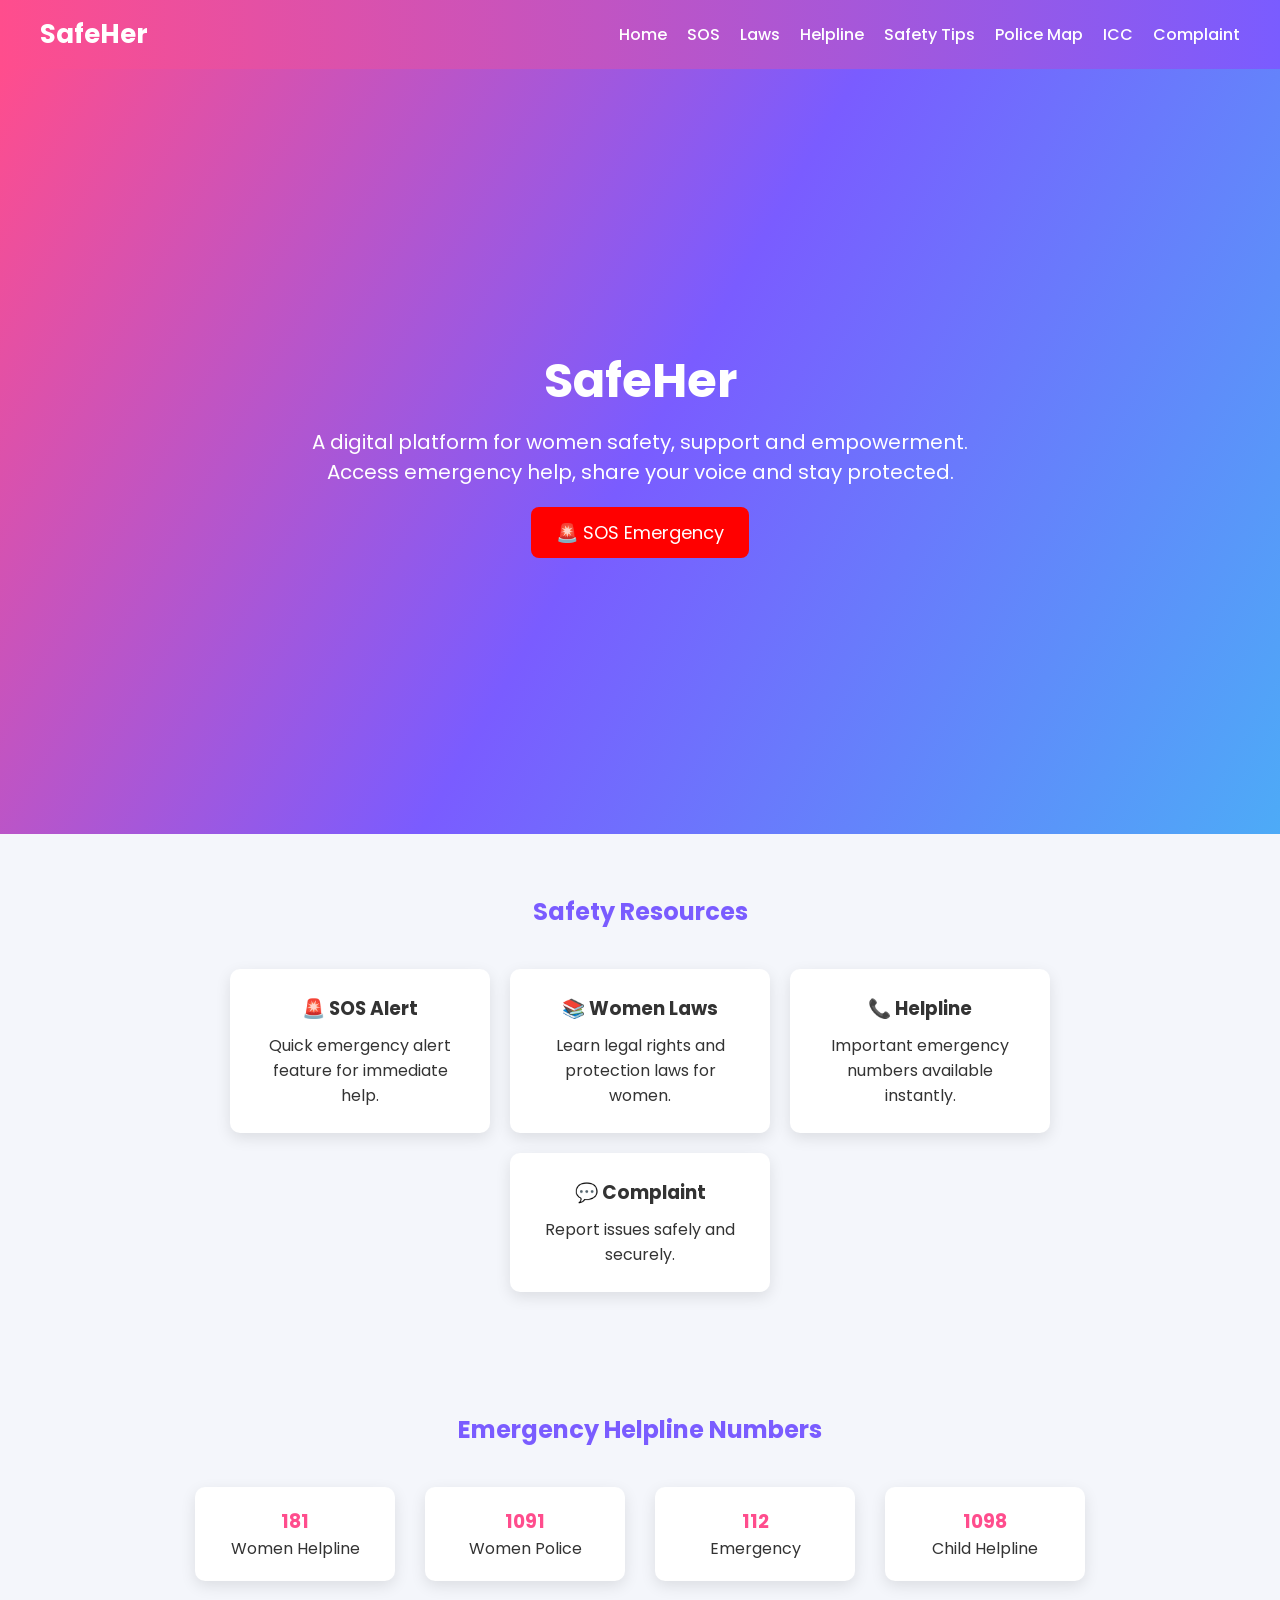
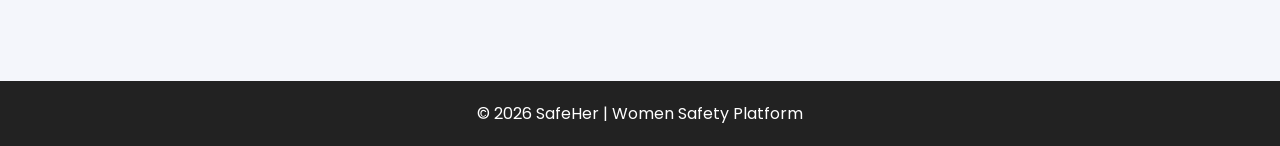
<file: index.html>
<!DOCTYPE html>
<html lang="en">
<head>
<meta charset="UTF-8">
<meta name="viewport" content="width=device-width, initial-scale=1.0">

<title>SafeHer | Women Safety Platform</title>

<link href="https://fonts.googleapis.com/css2?family=Poppins:wght@300;500;700&display=swap" rel="stylesheet">

<style>

*{
margin:0;
padding:0;
box-sizing:border-box;
font-family:'Poppins',sans-serif;
}

body{
background:#f4f6fb;
color:#333;
}

header{
background:linear-gradient(90deg,#ff4d8d,#7a5cff);
padding:15px 40px;
display:flex;
justify-content:space-between;
align-items:center;
color:white;
}

.logo{
font-size:26px;
font-weight:700;
}

nav ul{
list-style:none;
display:flex;
gap:20px;
}

nav ul li a{
text-decoration:none;
color:white;
font-weight:500;
}

nav ul li a:hover{
text-decoration:underline;
}

/* HERO */
.hero{
height:85vh;
background:linear-gradient(120deg,#ff4d8d,#7a5cff,#4dabf7);
color:white;
display:flex;
align-items:center;
justify-content:center;
flex-direction:column;
text-align:center;
padding:20px;
}

.hero h1{
font-size:48px;
margin-bottom:10px;
}

.hero p{
font-size:20px;
max-width:700px;
}

/* SOS BUTTON */
.sos-btn{
margin-top:20px;
padding:12px 25px;
background:red;
color:white;
border:none;
border-radius:8px;
cursor:pointer;
font-size:18px;
}

.sos-btn:hover{
background:darkred;
}

section{
padding:60px 10%;
}

h2{
text-align:center;
margin-bottom:40px;
color:#7a5cff;
}

.cards{
display:flex;
flex-wrap:wrap;
gap:20px;
justify-content:center;
}

.card{
background:white;
padding:25px;
border-radius:10px;
width:260px;
box-shadow:0 5px 15px rgba(0,0,0,0.1);
text-align:center;
cursor:pointer;
}

.card h3{
margin-bottom:10px;
}

.helpline{
display:flex;
justify-content:center;
gap:30px;
flex-wrap:wrap;
}

.number{
background:white;
padding:20px;
border-radius:10px;
width:200px;
text-align:center;
box-shadow:0 5px 15px rgba(0,0,0,0.1);
}

.number h3{
color:#ff4d8d;
}

footer{
background:#222;
color:white;
text-align:center;
padding:20px;
margin-top:40px;
}

@media(max-width:768px){

.hero h1{
font-size:32px;
}

nav ul{
flex-wrap:wrap;
justify-content:center;
}

}

</style>
</head>

<body>

<header>

<div class="logo">SafeHer</div>

<nav>
<ul>

<li><a href="#">Home</a></li>
<li><a href="sos.html">SOS</a></li>
<li><a href="laws.html">Laws</a></li>
<li><a href="helpline.html">Helpline</a></li>
<li><a href="tips.html">Safety Tips</a></li>
<li><a href="police.html">Police Map</a></li>
<li><a href="ICC.html">ICC</a></li>
<li><a href="complaint.html">Complaint</a></li>

</ul>
</nav>

</header>


<section class="hero">

<h1>SafeHer</h1>

<p>A digital platform for women safety, support and empowerment.  
Access emergency help, share your voice and stay protected.</p>

<!-- ✅ SOS BUTTON ADDED -->
<button class="sos-btn" onclick="location.href='sos.html'">
🚨 SOS Emergency
</button>

</section>


<section>

<h2>Safety Resources</h2>

<div class="cards">

<div class="card" onclick="location.href='sos.html'">
<h3>🚨 SOS Alert</h3>
<p>Quick emergency alert feature for immediate help.</p>
</div>

<div class="card" onclick="location.href='laws.html'">
<h3>📚 Women Laws</h3>
<p>Learn legal rights and protection laws for women.</p>
</div>

<div class="card" onclick="location.href='helpline.html'">
<h3>📞 Helpline</h3>
<p>Important emergency numbers available instantly.</p>
</div>

<div class="card" onclick="location.href='complaint.html'">
<h3>💬 Complaint</h3>
<p>Report issues safely and securely.</p>
</div>

</div>

</section>


<section>

<h2>Emergency Helpline Numbers</h2>

<div class="helpline">

<div class="number"> <h3>181</h3> <p>Women Helpline</p> </div>

<div class="number">
<h3>1091</h3>
<p>Women Police</p>
</div>

<div class="number">
<h3>112</h3>
<p>Emergency</p>
</div>

<div class="number">
<h3>1098</h3>
<p>Child Helpline</p>
</div>

</div>

</section>


<!-- ❌ REMOVED COMPLAINT FORM FROM HOMEPAGE -->


<footer>

<p>© 2026 SafeHer | Women Safety Platform</p>

</footer>

</body>
</html>
</file>
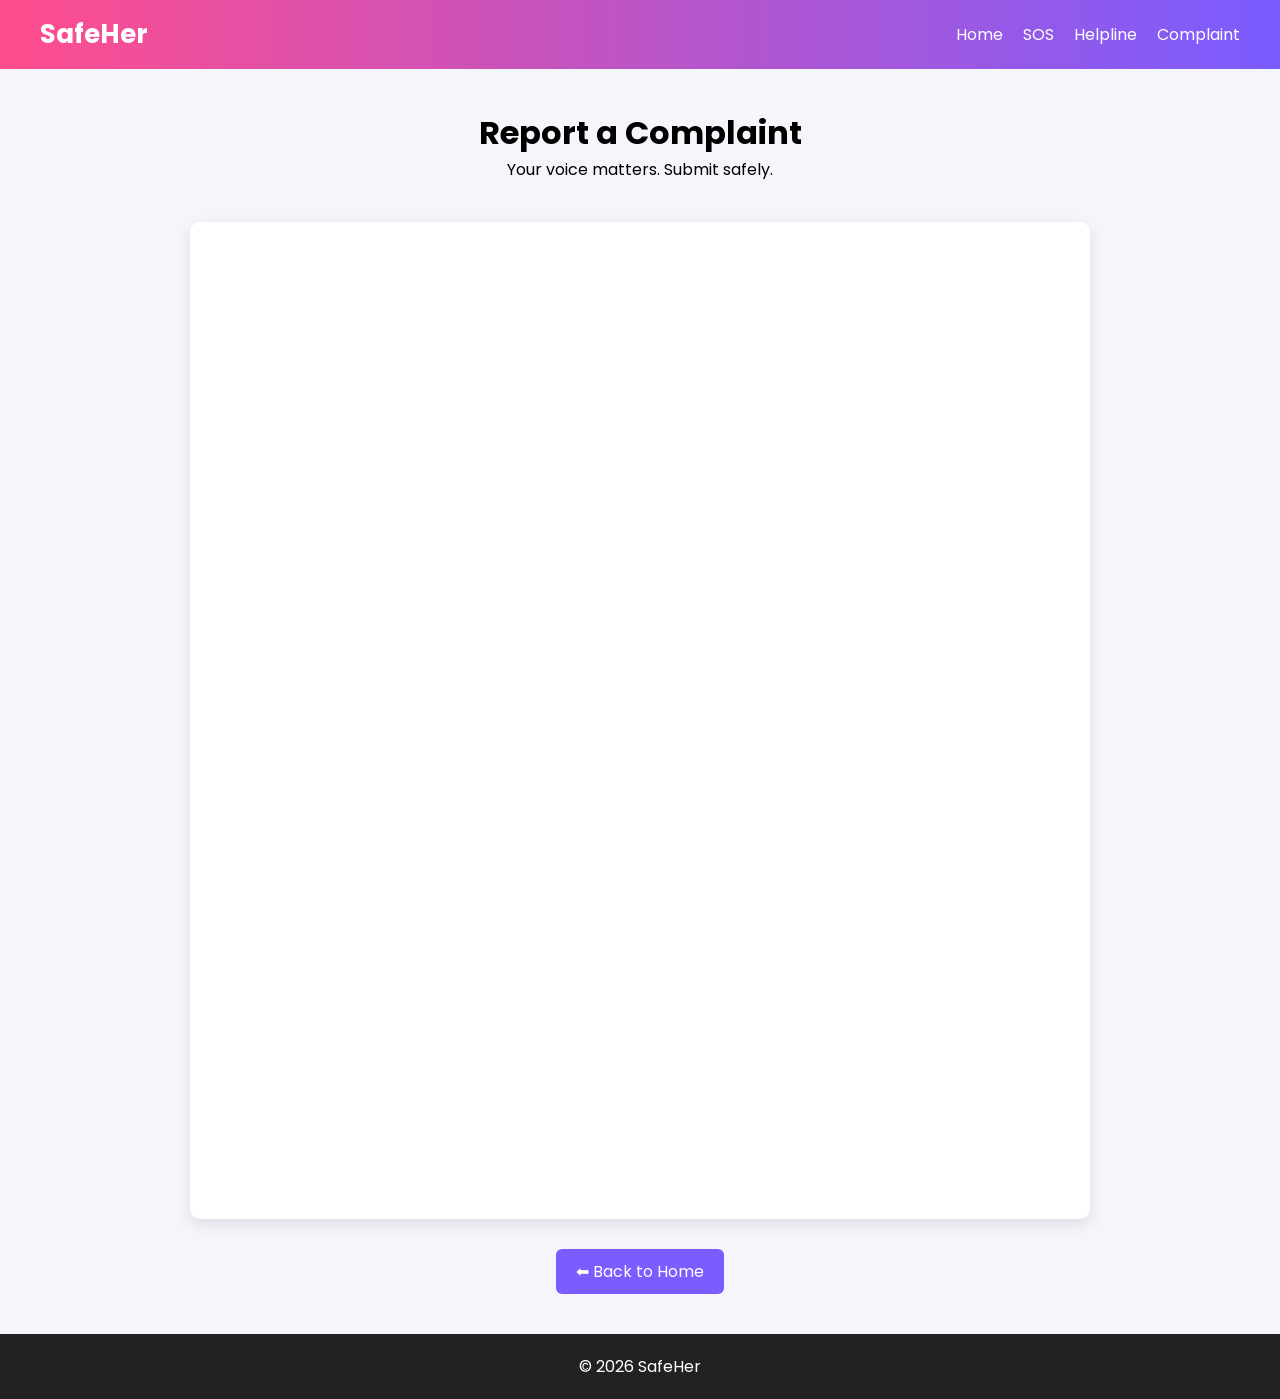
<file: complaint.html>
<!DOCTYPE html>
<html lang="en">
<head>
<meta charset="UTF-8">
<meta name="viewport" content="width=device-width, initial-scale=1.0">

<title>SafeHer | Complaint</title>

<link href="https://fonts.googleapis.com/css2?family=Poppins:wght@300;500;700&display=swap" rel="stylesheet">

<style>
*{
margin:0;
padding:0;
box-sizing:border-box;
font-family:'Poppins',sans-serif;
}

body{
background:#f4f6fb;
}

header{
background:linear-gradient(90deg,#ff4d8d,#7a5cff);
padding:15px 40px;
display:flex;
justify-content:space-between;
align-items:center;
color:white;
}

.logo{
font-size:26px;
font-weight:700;
}

nav ul{
list-style:none;
display:flex;
gap:20px;
}

nav ul li a{
text-decoration:none;
color:white;
}

.title{
text-align:center;
padding:40px;
}

.form-container{
max-width:900px;
margin:auto;
background:white;
padding:20px;
border-radius:10px;
box-shadow:0 5px 15px rgba(0,0,0,0.1);
}

/* BACK BUTTON */
.back-btn{
display:block;
width:max-content;
margin:30px auto;
padding:10px 20px;
background:#7a5cff;
color:white;
text-decoration:none;
border-radius:6px;
text-align:center;
}

.back-btn:hover{
background:#ff4d8d;
}

footer{
background:#222;
color:white;
text-align:center;
padding:20px;
margin-top:40px;
}
</style>
</head>

<body>

<header>
<div class="logo">SafeHer</div>
<nav>
<ul>
<li><a href="index.html">Home</a></li>
<li><a href="sos.html">SOS</a></li>
<li><a href="helpline.html">Helpline</a></li>
<li><a href="complaint.html">Complaint</a></li>
</ul>
</nav>
</header>

<div class="title">
<h1>Report a Complaint</h1>
<p>Your voice matters. Submit safely.</p>
</div>

<div class="form-container">

<iframe 
src="https://docs.google.com/forms/d/e/1FAIpQLSfOXiokYuo-wyyr7SLG3GT4nx91ce1hZZkU2mjPckvs-OjJPQ/viewform?embedded=true"
width="100%" 
height="950" 
frameborder="0">
Loading…
</iframe>

</div>

<!-- ✅ BACK TO HOME BUTTON -->
<a href="index.html" class="back-btn">⬅ Back to Home</a>

<footer>
<p>© 2026 SafeHer</p>
</footer>

</body>
</html>
</file>
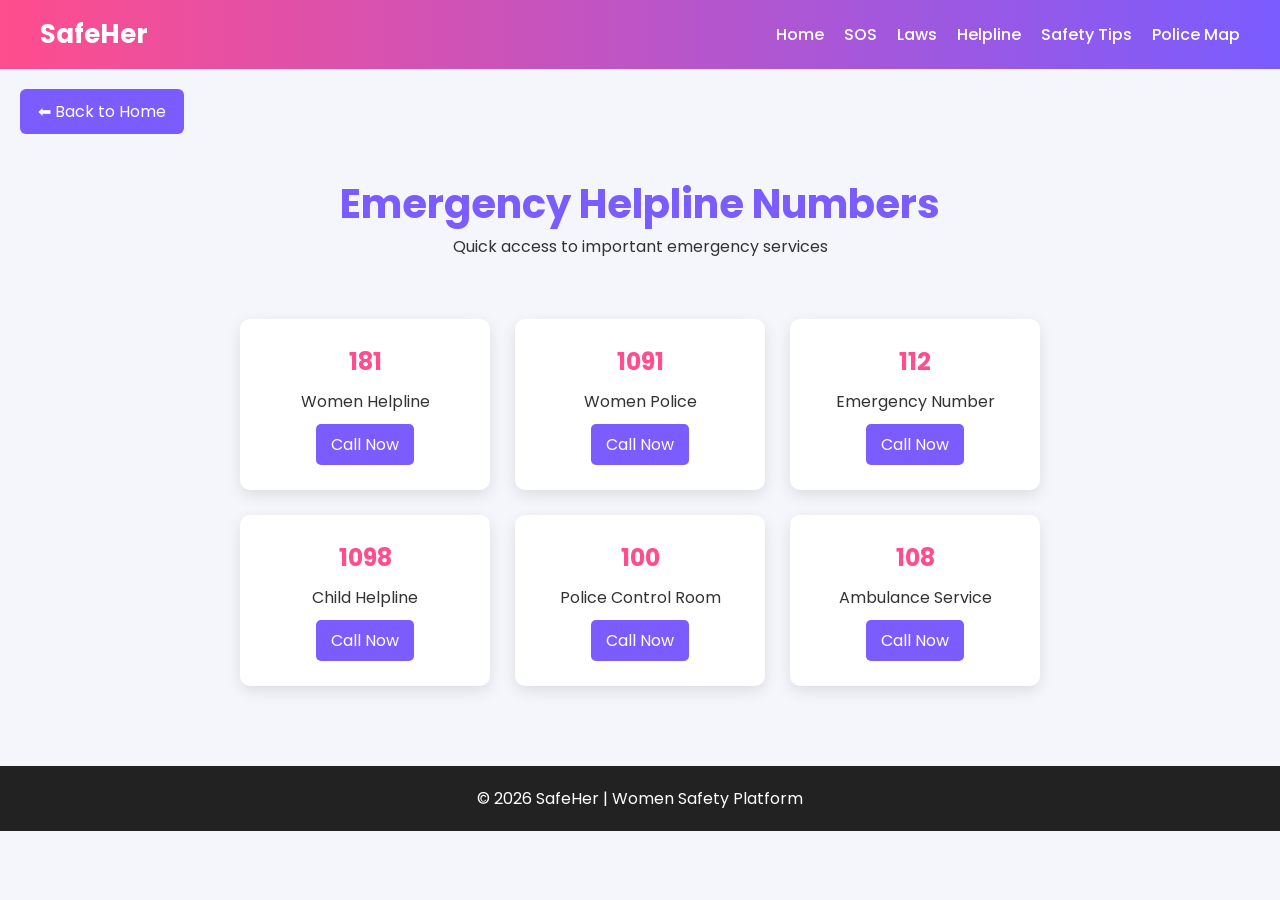
<file: helpline.html>
<!DOCTYPE html>
<html lang="en">
<head>
<meta charset="UTF-8">
<meta name="viewport" content="width=device-width, initial-scale=1.0">

<title>SafeHer | Helpline</title>

<link href="https://fonts.googleapis.com/css2?family=Poppins:wght@300;500;700&display=swap" rel="stylesheet">

<style>
*{
    margin:0;
    padding:0;
    box-sizing:border-box;
    font-family:'Poppins',sans-serif;
}

body{
    background:#f4f6fb;
    color:#333;
}

header{
    background:linear-gradient(90deg,#ff4d8d,#7a5cff);
    padding:15px 40px;
    display:flex;
    justify-content:space-between;
    align-items:center;
    color:white;
}

.logo{
    font-size:26px;
    font-weight:700;
}

nav ul{
    list-style:none;
    display:flex;
    gap:20px;
}

nav ul li a{
    text-decoration:none;
    color:white;
    font-weight:500;
}

nav ul li a:hover{
    text-decoration:underline;
}

/* Back Button */
.back-btn{
    display:inline-block;
    margin:20px;
    padding:10px 18px;
    background:#7a5cff;
    color:white;
    text-decoration:none;
    border-radius:6px;
}

.back-btn:hover{
    background:#ff4d8d;
}

/* Page Title */
.page-title{
    text-align:center;
    padding:20px;
}

.page-title h1{
    font-size:40px;
    color:#7a5cff;
}

/* Helpline Cards */
.helpline-container{
    display:flex;
    flex-wrap:wrap;
    justify-content:center;
    gap:25px;
    padding:40px 10%;
}

.card{
    background:white;
    padding:25px;
    border-radius:10px;
    width:250px;
    text-align:center;
    box-shadow:0 5px 15px rgba(0,0,0,0.1);
    transition:0.3s;
}

.card:hover{
    transform:translateY(-5px);
}

.card h2{
    color:#ff4d8d;
    margin-bottom:10px;
}

.card p{
    margin-bottom:10px;
}

.call-btn{
    display:inline-block;
    padding:8px 15px;
    background:#7a5cff;
    color:white;
    text-decoration:none;
    border-radius:5px;
}

.call-btn:hover{
    background:#ff4d8d;
}

/* Footer */
footer{
    background:#222;
    color:white;
    text-align:center;
    padding:20px;
    margin-top:40px;
}

@media(max-width:768px){
    nav ul{
        flex-wrap:wrap;
        justify-content:center;
    }

    .page-title h1{
        font-size:28px;
    }
}
</style>
</head>

<body>

<header>
<div class="logo">SafeHer</div>

<nav>
<ul>
<li><a href="index.html">Home</a></li>
<li><a href="sos.html">SOS</a></li>
<li><a href="laws.html">Laws</a></li>
<li><a href="helpline.html">Helpline</a></li>
<li><a href="tips.html">Safety Tips</a></li>
<li><a href="police.html">Police Map</a></li>
</ul>
</nav>
</header>

<!-- ✅ BACK TO HOME BUTTON -->
<a href="index.html" class="back-btn">⬅ Back to Home</a>

<!-- Title -->
<div class="page-title">
<h1>Emergency Helpline Numbers</h1>
<p>Quick access to important emergency services</p>
</div>

<!-- Helpline Section -->
<div class="helpline-container">

<div class="card">
<h2>181</h2>
<p>Women Helpline</p>
<a href="tel:181" class="call-btn">Call Now</a>
</div>

<div class="card">
<h2>1091</h2>
<p>Women Police</p>
<a href="tel:1091" class="call-btn">Call Now</a>
</div>

<div class="card">
<h2>112</h2>
<p>Emergency Number</p>
<a href="tel:112" class="call-btn">Call Now</a>
</div>

<div class="card">
<h2>1098</h2>
<p>Child Helpline</p>
<a href="tel:1098" class="call-btn">Call Now</a>
</div>

<div class="card">
<h2>100</h2>
<p>Police Control Room</p>
<a href="tel:100" class="call-btn">Call Now</a>
</div>

<div class="card">
<h2>108</h2>
<p>Ambulance Service</p>
<a href="tel:108" class="call-btn">Call Now</a>
</div>

</div>

<footer>
<p>© 2026 SafeHer | Women Safety Platform</p>
</footer>

</body>
</html>
</file>
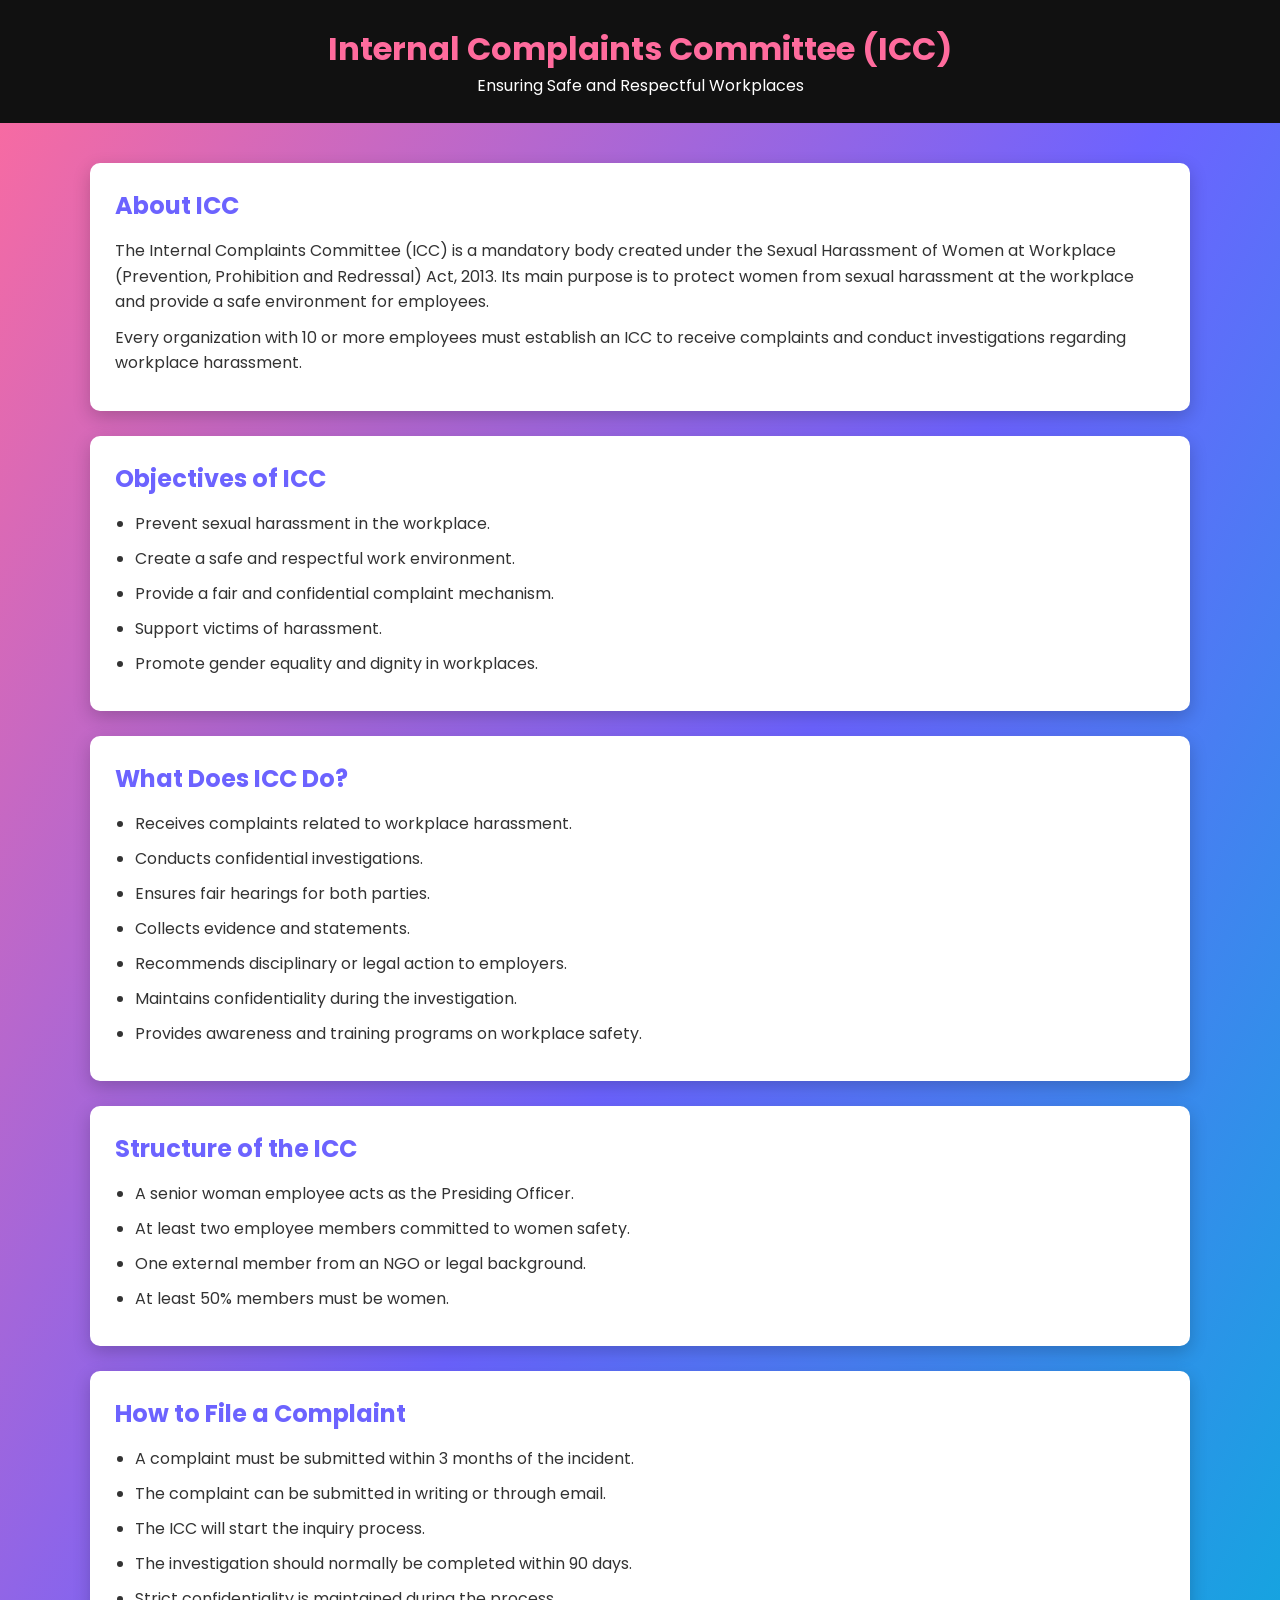
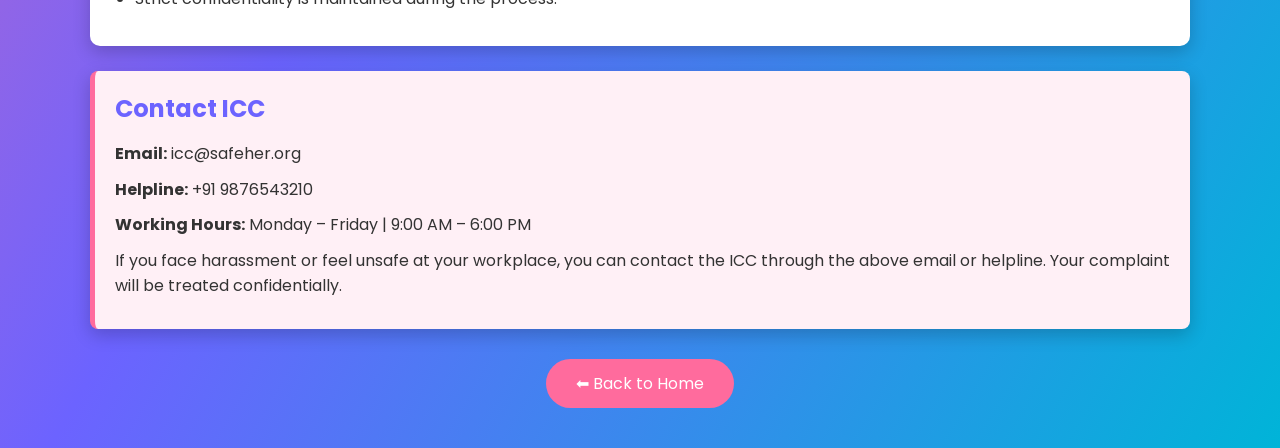
<file: ICC.html>
<!DOCTYPE html>
<html lang="en">

<head>

<meta charset="UTF-8">
<meta name="viewport" content="width=device-width, initial-scale=1.0">

<title>SafeHer | Internal Complaints Committee</title>

<link href="https://fonts.googleapis.com/css2?family=Poppins:wght@300;500;700&display=swap" rel="stylesheet">

<style>

*{
margin:0;
padding:0;
box-sizing:border-box;
font-family:'Poppins',sans-serif;
}

body{
background:linear-gradient(120deg,#ff6b9d,#6c63ff,#00b4d8);
color:#333;
}

header{
background:#111;
color:white;
text-align:center;
padding:25px;
}

header h1{
color:#ff6b9d;
}

.container{
width:90%;
max-width:1100px;
margin:auto;
padding:40px 0;
}

.card{
background:white;
padding:25px;
margin-bottom:25px;
border-radius:10px;
box-shadow:0 6px 18px rgba(0,0,0,0.2);
}

.card h2{
color:#6c63ff;
margin-bottom:15px;
}

.card p{
line-height:1.6;
margin-bottom:10px;
}

.card ul{
padding-left:20px;
}

.card li{
margin-bottom:10px;
}

.contact-box{
background:#fff0f6;
border-left:5px solid #ff6b9d;
padding:20px;
border-radius:8px;
}

.home{
text-align:center;
margin-top:30px;
}

.home button{
padding:12px 30px;
border:none;
background:#ff6b9d;
color:white;
font-size:16px;
border-radius:25px;
cursor:pointer;
}

.home button:hover{
background:#e6005c;
}

</style>

</head>

<body>

<header>

<h1>Internal Complaints Committee (ICC)</h1>
<p>Ensuring Safe and Respectful Workplaces</p>

</header>

<div class="container">


<div class="card">

<h2>About ICC</h2>

<p>
The Internal Complaints Committee (ICC) is a mandatory body created under the
Sexual Harassment of Women at Workplace (Prevention, Prohibition and Redressal) Act, 2013.
Its main purpose is to protect women from sexual harassment at the workplace
and provide a safe environment for employees.
</p>

<p>
Every organization with 10 or more employees must establish an ICC to receive
complaints and conduct investigations regarding workplace harassment.
</p>

</div>


<div class="card">

<h2>Objectives of ICC</h2>

<ul>

<li>Prevent sexual harassment in the workplace.</li>

<li>Create a safe and respectful work environment.</li>

<li>Provide a fair and confidential complaint mechanism.</li>

<li>Support victims of harassment.</li>

<li>Promote gender equality and dignity in workplaces.</li>

</ul>

</div>



<div class="card">

<h2>What Does ICC Do?</h2>

<ul>

<li>Receives complaints related to workplace harassment.</li>

<li>Conducts confidential investigations.</li>

<li>Ensures fair hearings for both parties.</li>

<li>Collects evidence and statements.</li>

<li>Recommends disciplinary or legal action to employers.</li>

<li>Maintains confidentiality during the investigation.</li>

<li>Provides awareness and training programs on workplace safety.</li>

</ul>

</div>



<div class="card">

<h2>Structure of the ICC</h2>

<ul>

<li>A senior woman employee acts as the Presiding Officer.</li>

<li>At least two employee members committed to women safety.</li>

<li>One external member from an NGO or legal background.</li>

<li>At least 50% members must be women.</li>

</ul>

</div>



<div class="card">

<h2>How to File a Complaint</h2>

<ul>

<li>A complaint must be submitted within 3 months of the incident.</li>

<li>The complaint can be submitted in writing or through email.</li>

<li>The ICC will start the inquiry process.</li>

<li>The investigation should normally be completed within 90 days.</li>

<li>Strict confidentiality is maintained during the process.</li>

</ul>

</div>



<div class="card contact-box">

<h2>Contact ICC</h2>

<p><b>Email:</b> icc@safeher.org</p>

<p><b>Helpline:</b> +91 9876543210</p>

<p><b>Working Hours:</b> Monday – Friday | 9:00 AM – 6:00 PM</p>

<p>
If you face harassment or feel unsafe at your workplace,
you can contact the ICC through the above email or helpline.
Your complaint will be treated confidentially.
</p>

</div>



<div class="home">

<a href="index.html">

<button>⬅ Back to Home</button>

</a>

</div>

</div>

</body>
</html>
</file>
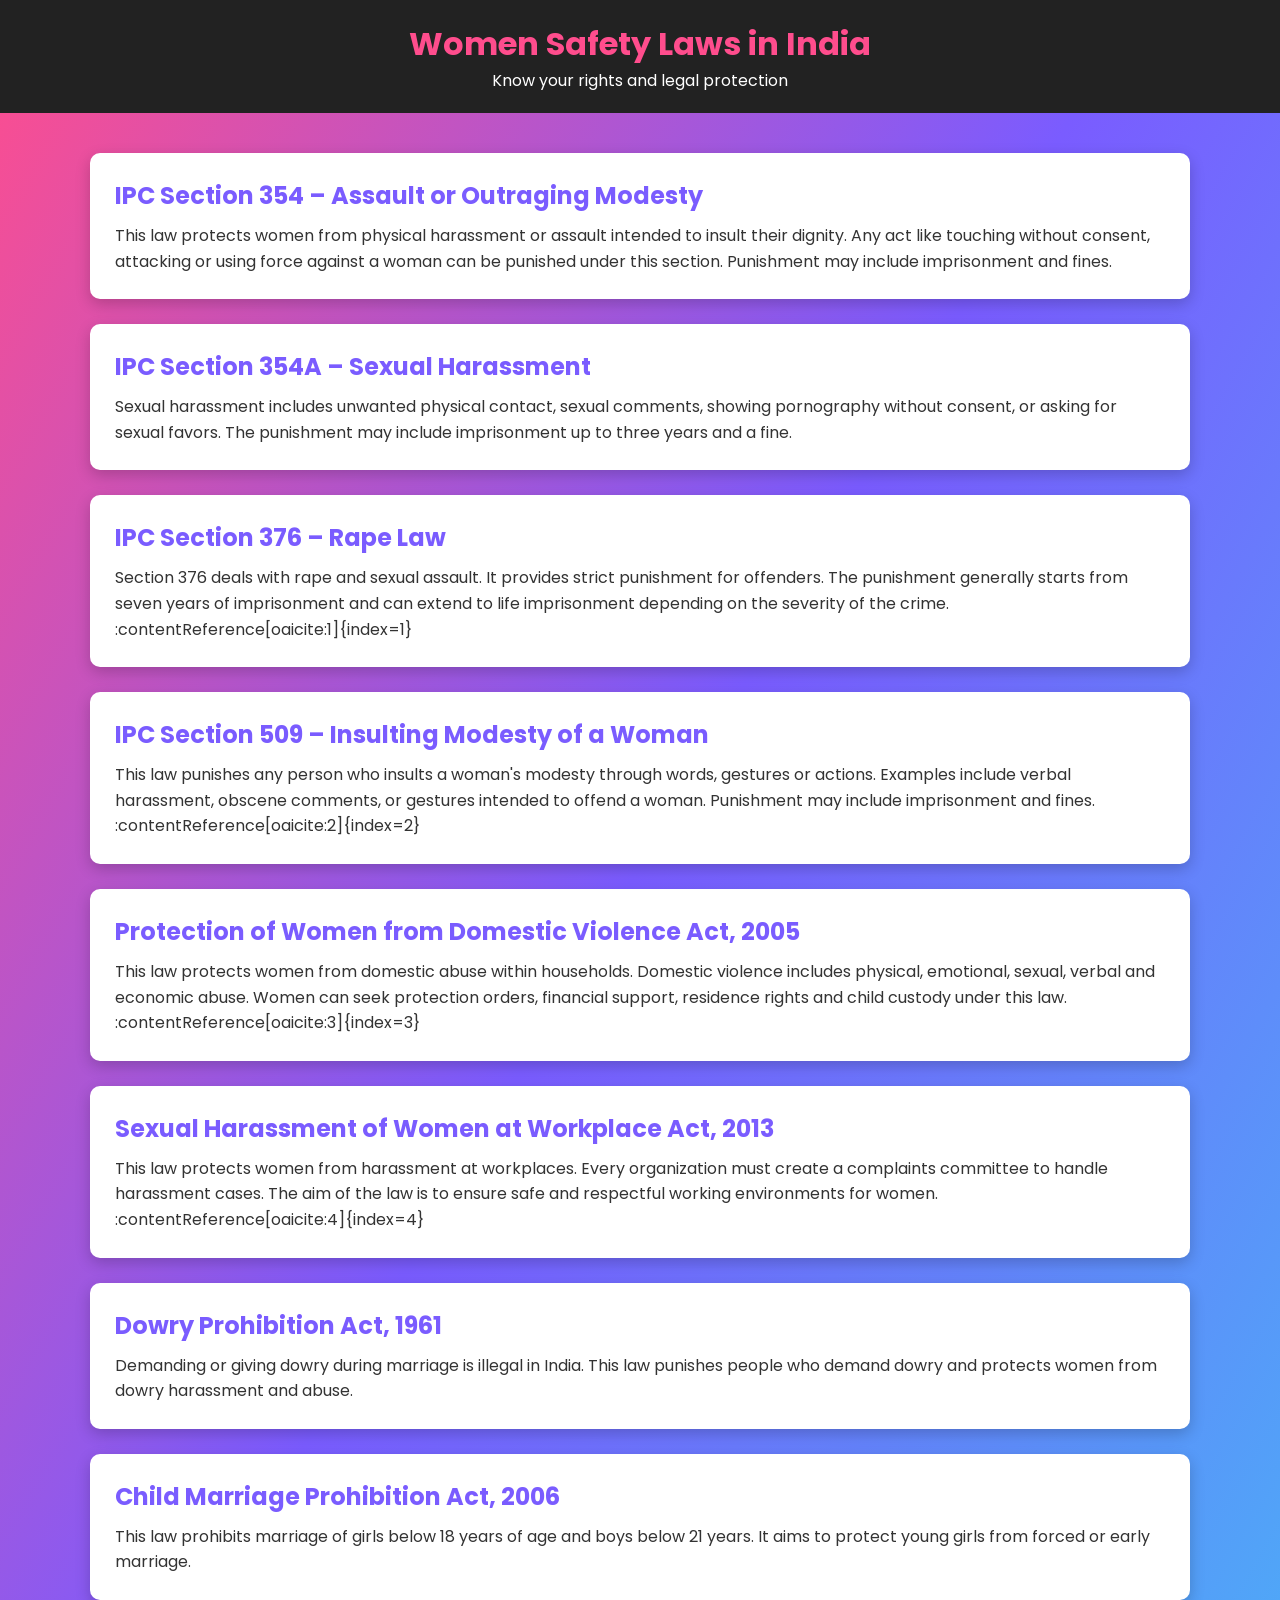
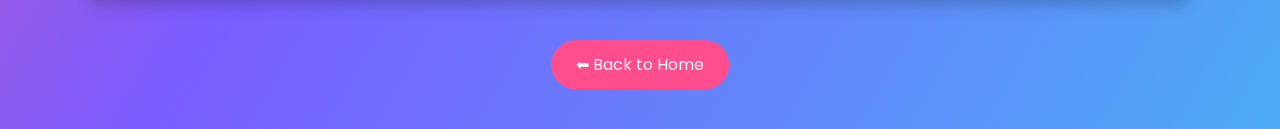
<file: laws.html>
<!DOCTYPE html>
<html lang="en">
<head>

<meta charset="UTF-8">
<meta name="viewport" content="width=device-width, initial-scale=1.0">

<title>SafeHer | Women Safety Laws</title>

<link href="https://fonts.googleapis.com/css2?family=Poppins:wght@300;500;700&display=swap" rel="stylesheet">

<style>

*{
margin:0;
padding:0;
box-sizing:border-box;
font-family:'Poppins',sans-serif;
}

body{
background:linear-gradient(120deg,#ff4d8d,#7a5cff,#4dabf7);
color:#333;
}

header{
background:#222;
color:white;
padding:20px;
text-align:center;
}

header h1{
color:#ff4d8d;
}

.container{
width:90%;
max-width:1100px;
margin:auto;
padding:40px 0;
}

.law-card{
background:white;
margin-bottom:25px;
padding:25px;
border-radius:10px;
box-shadow:0 5px 15px rgba(0,0,0,0.2);
}

.law-card h2{
color:#7a5cff;
margin-bottom:10px;
}

.law-card p{
line-height:1.6;
}

.home{
display:block;
text-align:center;
margin-top:40px;
}

.home button{
padding:12px 25px;
border:none;
background:#ff4d8d;
color:white;
font-size:16px;
border-radius:30px;
cursor:pointer;
}

.home button:hover{
background:#e6005c;
}

</style>

</head>

<body>

<header>

<h1>Women Safety Laws in India</h1>
<p>Know your rights and legal protection</p>

</header>

<div class="container">

<div class="law-card">

<h2>IPC Section 354 – Assault or Outraging Modesty</h2>

<p>
This law protects women from physical harassment or assault intended to insult their dignity.
Any act like touching without consent, attacking or using force against a woman can be punished under this section.
Punishment may include imprisonment and fines.
</p>

</div>

<div class="law-card">

<h2>IPC Section 354A – Sexual Harassment</h2>

<p>
Sexual harassment includes unwanted physical contact, sexual comments, showing pornography without consent, 
or asking for sexual favors. The punishment may include imprisonment up to three years and a fine.
</p>

</div>

<div class="law-card">

<h2>IPC Section 376 – Rape Law</h2>

<p>
Section 376 deals with rape and sexual assault. It provides strict punishment for offenders. 
The punishment generally starts from seven years of imprisonment and can extend to life imprisonment
depending on the severity of the crime. :contentReference[oaicite:1]{index=1}
</p>

</div>

<div class="law-card">

<h2>IPC Section 509 – Insulting Modesty of a Woman</h2>

<p>
This law punishes any person who insults a woman's modesty through words, gestures or actions.
Examples include verbal harassment, obscene comments, or gestures intended to offend a woman.
Punishment may include imprisonment and fines. :contentReference[oaicite:2]{index=2}
</p>

</div>

<div class="law-card">

<h2>Protection of Women from Domestic Violence Act, 2005</h2>

<p>
This law protects women from domestic abuse within households. 
Domestic violence includes physical, emotional, sexual, verbal and economic abuse.
Women can seek protection orders, financial support, residence rights and child custody under this law. :contentReference[oaicite:3]{index=3}
</p>

</div>

<div class="law-card">

<h2>Sexual Harassment of Women at Workplace Act, 2013</h2>

<p>
This law protects women from harassment at workplaces. 
Every organization must create a complaints committee to handle harassment cases.
The aim of the law is to ensure safe and respectful working environments for women. :contentReference[oaicite:4]{index=4}
</p>

</div>

<div class="law-card">

<h2>Dowry Prohibition Act, 1961</h2>

<p>
Demanding or giving dowry during marriage is illegal in India.
This law punishes people who demand dowry and protects women from dowry harassment and abuse.
</p>

</div>

<div class="law-card">

<h2>Child Marriage Prohibition Act, 2006</h2>

<p>
This law prohibits marriage of girls below 18 years of age and boys below 21 years.
It aims to protect young girls from forced or early marriage.
</p>

</div>

<a href="index.html" class="home">

<button>⬅ Back to Home</button>

</a>

</div>

</body>
</html>
</file>
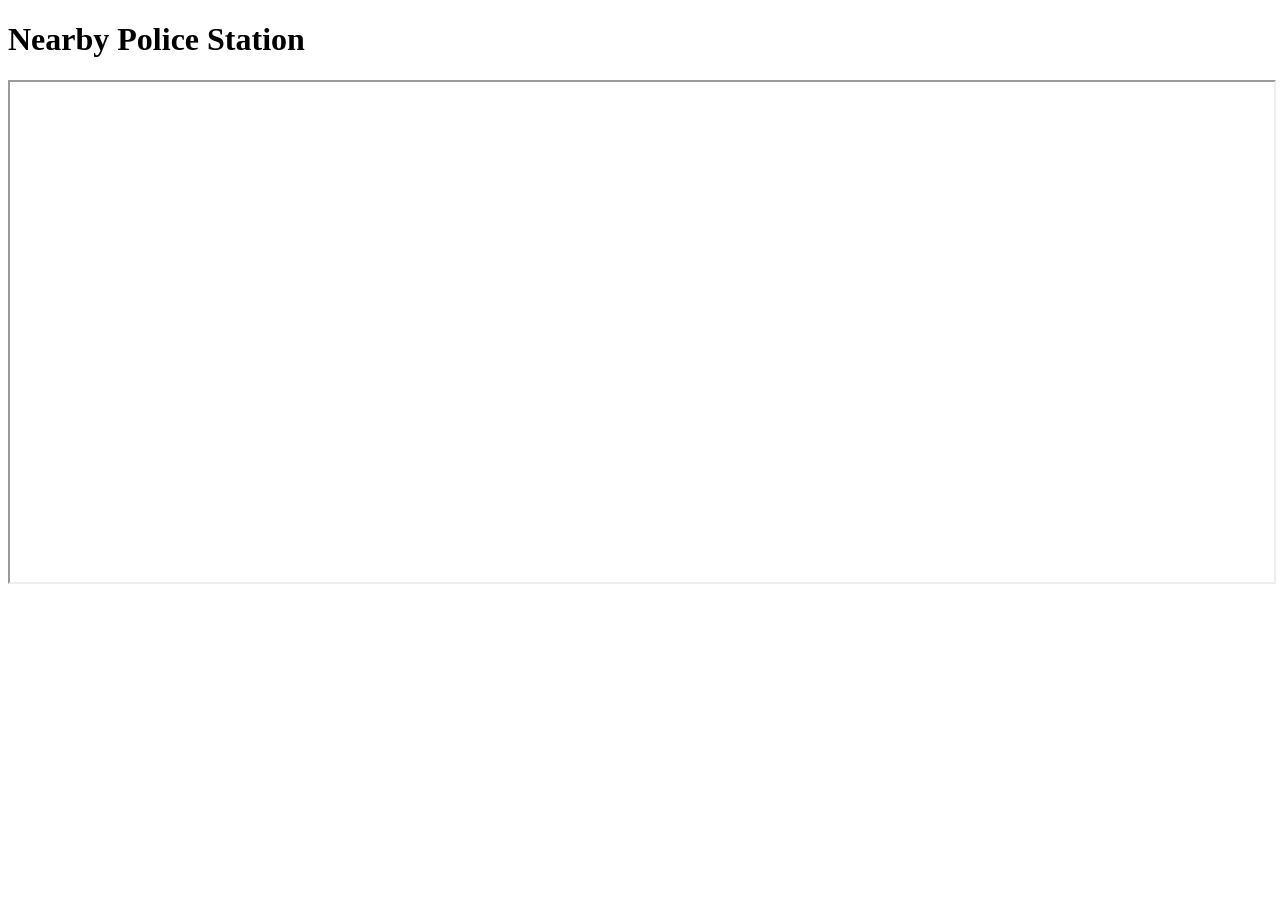
<file: police.html>
<!DOCTYPE html>
<html>

<head>

<title>Nearby Police</title>

</head>

<body>

<h1>Nearby Police Station</h1>

<iframe
width="100%"
height="500"
src="https://maps.google.com/maps?q=police%20station%20near%20me&output=embed">

</iframe>

</body>

</html>
</file>
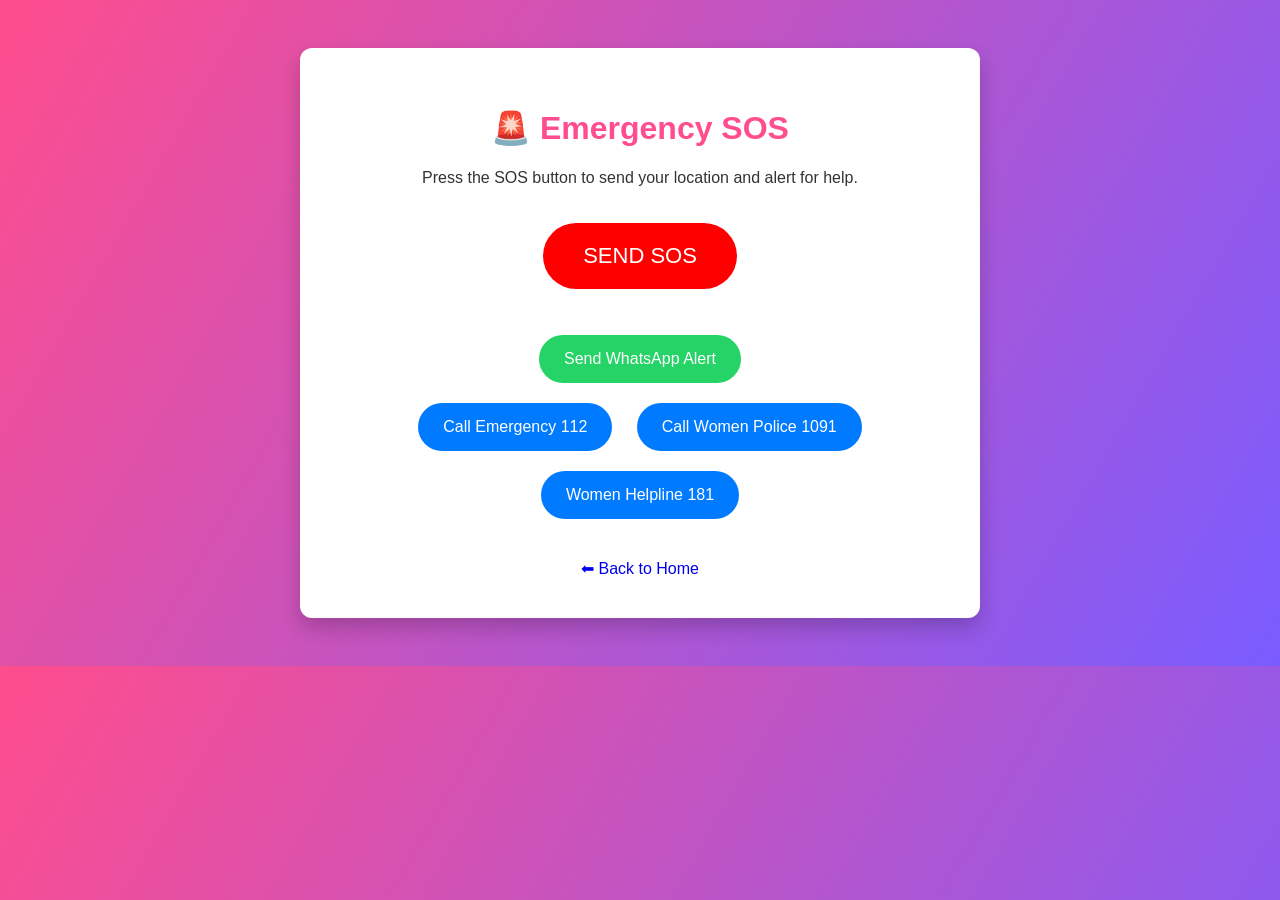
<file: sos.html>
<!DOCTYPE html>
<html lang="en">

<head>

<meta charset="UTF-8">
<meta name="viewport" content="width=device-width, initial-scale=1.0">

<title>SafeHer SOS Emergency</title>

<style>

body{
font-family:Arial;
background:linear-gradient(120deg,#ff4d8d,#7a5cff);
color:white;
text-align:center;
padding:40px;
}

.container{
background:white;
color:#333;
padding:40px;
border-radius:12px;
max-width:600px;
margin:auto;
box-shadow:0 10px 20px rgba(0,0,0,0.2);
}

h1{
color:#ff4d8d;
}

.sos-btn{
background:red;
color:white;
border:none;
padding:20px 40px;
font-size:22px;
border-radius:50px;
cursor:pointer;
margin:20px;
}

.sos-btn:hover{
background:#cc0000;
}

.whatsapp-btn{
background:#25D366;
color:white;
border:none;
padding:15px 25px;
font-size:16px;
border-radius:30px;
cursor:pointer;
margin:10px;
}

.call-btn{
background:#007bff;
color:white;
border:none;
padding:15px 25px;
font-size:16px;
border-radius:30px;
cursor:pointer;
margin:10px;
}

.map-link{
margin-top:20px;
font-weight:bold;
}

a{
text-decoration:none;
}

.home{
display:block;
margin-top:30px;
}

</style>

</head>

<body>

<div class="container">

<h1>🚨 Emergency SOS</h1>

<p>Press the SOS button to send your location and alert for help.</p>

<button class="sos-btn" onclick="sendSOS()">SEND SOS</button>

<p id="location"></p>

<p id="map"></p>

<button class="whatsapp-btn" onclick="sendWhatsApp()">Send WhatsApp Alert</button>

<br>

<a href="tel:112">
<button class="call-btn">Call Emergency 112</button>
</a>

<a href="tel:1091">
<button class="call-btn">Call Women Police 1091</button>
</a>

<a href="tel:181">
<button class="call-btn">Women Helpline 181</button>
</a>

<a href="index.html" class="home">⬅ Back to Home</a>

</div>

<script>

let latitude;
let longitude;
let mapLink="";

function sendSOS(){

if(navigator.geolocation){

navigator.geolocation.getCurrentPosition(function(position){

latitude = position.coords.latitude;
longitude = position.coords.longitude;

mapLink="https://maps.google.com/?q="+latitude+","+longitude;

document.getElementById("location").innerHTML =
"📍 Latitude: "+latitude+"<br>Longitude: "+longitude;

document.getElementById("map").innerHTML =
"<a href='"+mapLink+"' target='_blank'>Open Location in Google Maps</a>";

alert("SOS Activated! Location captured.");

});

}else{

alert("Geolocation not supported");

}

}

function sendWhatsApp(){

if(mapLink==""){
alert("Press SOS first to get location");
return;
}

let message="🚨 EMERGENCY! I need help. My location: "+mapLink;

let url="https://wa.me/?text="+encodeURIComponent(message);

window.open(url,'_blank');

}

</script>

</body>
</html>
</file>
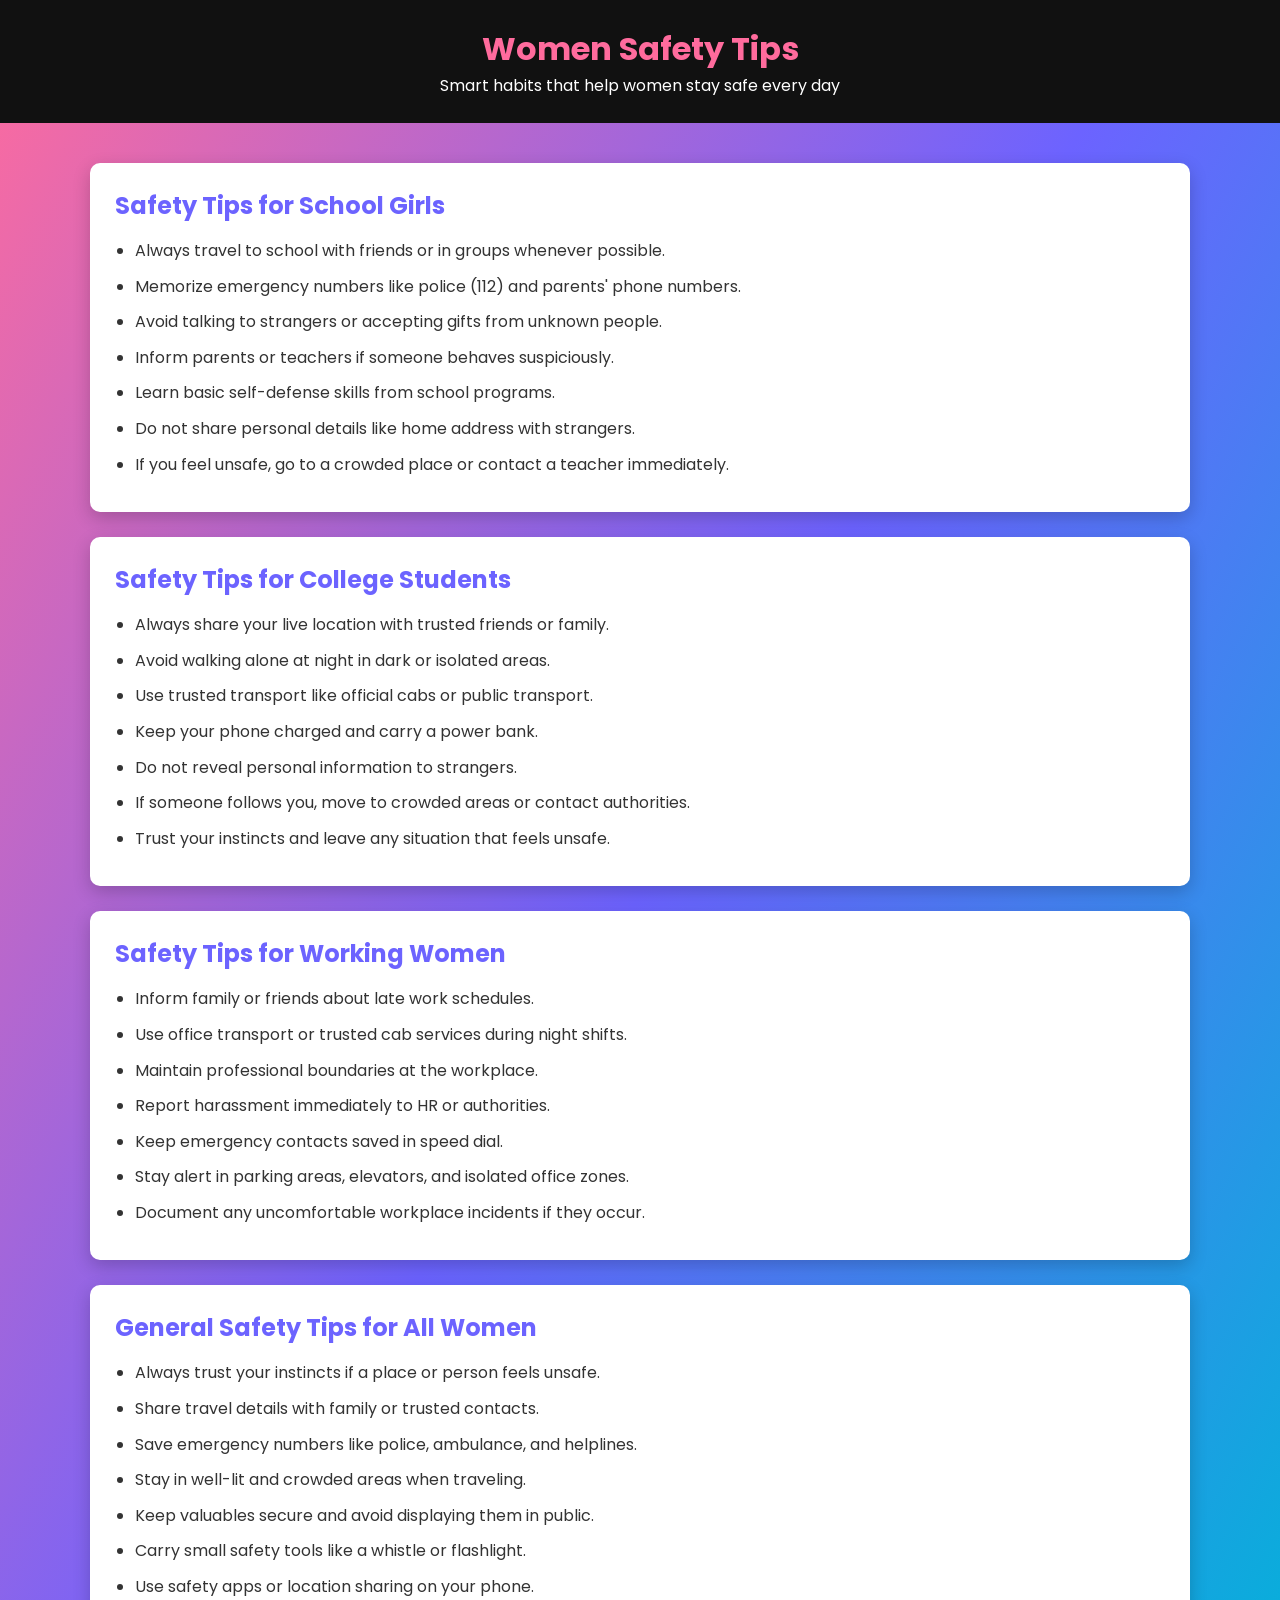
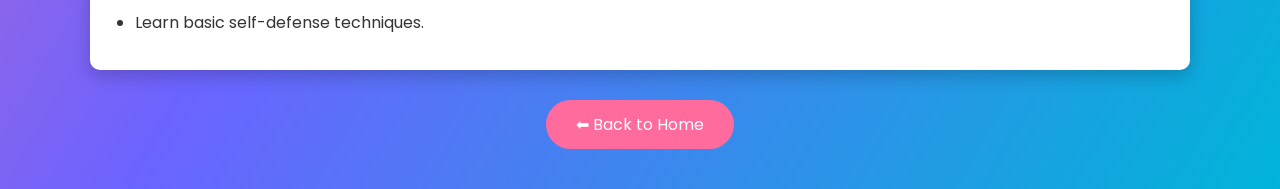
<file: tips.html>
<!DOCTYPE html>
<html lang="en">

<head>

<meta charset="UTF-8">
<meta name="viewport" content="width=device-width, initial-scale=1.0">

<title>SafeHer | Women Safety Tips</title>

<link href="https://fonts.googleapis.com/css2?family=Poppins:wght@300;500;700&display=swap" rel="stylesheet">

<style>

*{
margin:0;
padding:0;
box-sizing:border-box;
font-family:'Poppins',sans-serif;
}

body{
background:linear-gradient(120deg,#ff6b9d,#6c63ff,#00b4d8);
color:#333;
}

header{
background:#111;
color:white;
text-align:center;
padding:25px;
}

header h1{
color:#ff6b9d;
}

.container{
width:90%;
max-width:1100px;
margin:auto;
padding:40px 0;
}

.section{
background:white;
padding:25px;
margin-bottom:25px;
border-radius:10px;
box-shadow:0 6px 18px rgba(0,0,0,0.2);
}

.section h2{
margin-bottom:15px;
color:#6c63ff;
}

.section ul{
padding-left:20px;
}

.section li{
margin-bottom:10px;
line-height:1.6;
}

.home{
text-align:center;
margin-top:30px;
}

.home button{
padding:12px 30px;
border:none;
background:#ff6b9d;
color:white;
font-size:16px;
border-radius:25px;
cursor:pointer;
}

.home button:hover{
background:#e6005c;
}

</style>

</head>

<body>

<header>

<h1>Women Safety Tips</h1>
<p>Smart habits that help women stay safe every day</p>

</header>

<div class="container">


<div class="section">

<h2>Safety Tips for School Girls</h2>

<ul>

<li>Always travel to school with friends or in groups whenever possible.</li>

<li>Memorize emergency numbers like police (112) and parents' phone numbers.</li>

<li>Avoid talking to strangers or accepting gifts from unknown people.</li>

<li>Inform parents or teachers if someone behaves suspiciously.</li>

<li>Learn basic self-defense skills from school programs.</li>

<li>Do not share personal details like home address with strangers.</li>

<li>If you feel unsafe, go to a crowded place or contact a teacher immediately.</li>

</ul>

</div>



<div class="section">

<h2>Safety Tips for College Students</h2>

<ul>

<li>Always share your live location with trusted friends or family.</li>

<li>Avoid walking alone at night in dark or isolated areas.</li>

<li>Use trusted transport like official cabs or public transport.</li>

<li>Keep your phone charged and carry a power bank.</li>

<li>Do not reveal personal information to strangers.</li>

<li>If someone follows you, move to crowded areas or contact authorities.</li>

<li>Trust your instincts and leave any situation that feels unsafe.</li>

</ul>

</div>



<div class="section">

<h2>Safety Tips for Working Women</h2>

<ul>

<li>Inform family or friends about late work schedules.</li>

<li>Use office transport or trusted cab services during night shifts.</li>

<li>Maintain professional boundaries at the workplace.</li>

<li>Report harassment immediately to HR or authorities.</li>

<li>Keep emergency contacts saved in speed dial.</li>

<li>Stay alert in parking areas, elevators, and isolated office zones.</li>

<li>Document any uncomfortable workplace incidents if they occur.</li>

</ul>

</div>



<div class="section">

<h2>General Safety Tips for All Women</h2>

<ul>

<li>Always trust your instincts if a place or person feels unsafe.</li>

<li>Share travel details with family or trusted contacts.</li>

<li>Save emergency numbers like police, ambulance, and helplines.</li>

<li>Stay in well-lit and crowded areas when traveling.</li>

<li>Keep valuables secure and avoid displaying them in public.</li>

<li>Carry small safety tools like a whistle or flashlight.</li>

<li>Use safety apps or location sharing on your phone.</li>

<li>Learn basic self-defense techniques.</li>

</ul>

</div>


<div class="home">

<a href="index.html">

<button>⬅ Back to Home</button>

</a>

</div>

</div>

</body>
</html>
</file>
